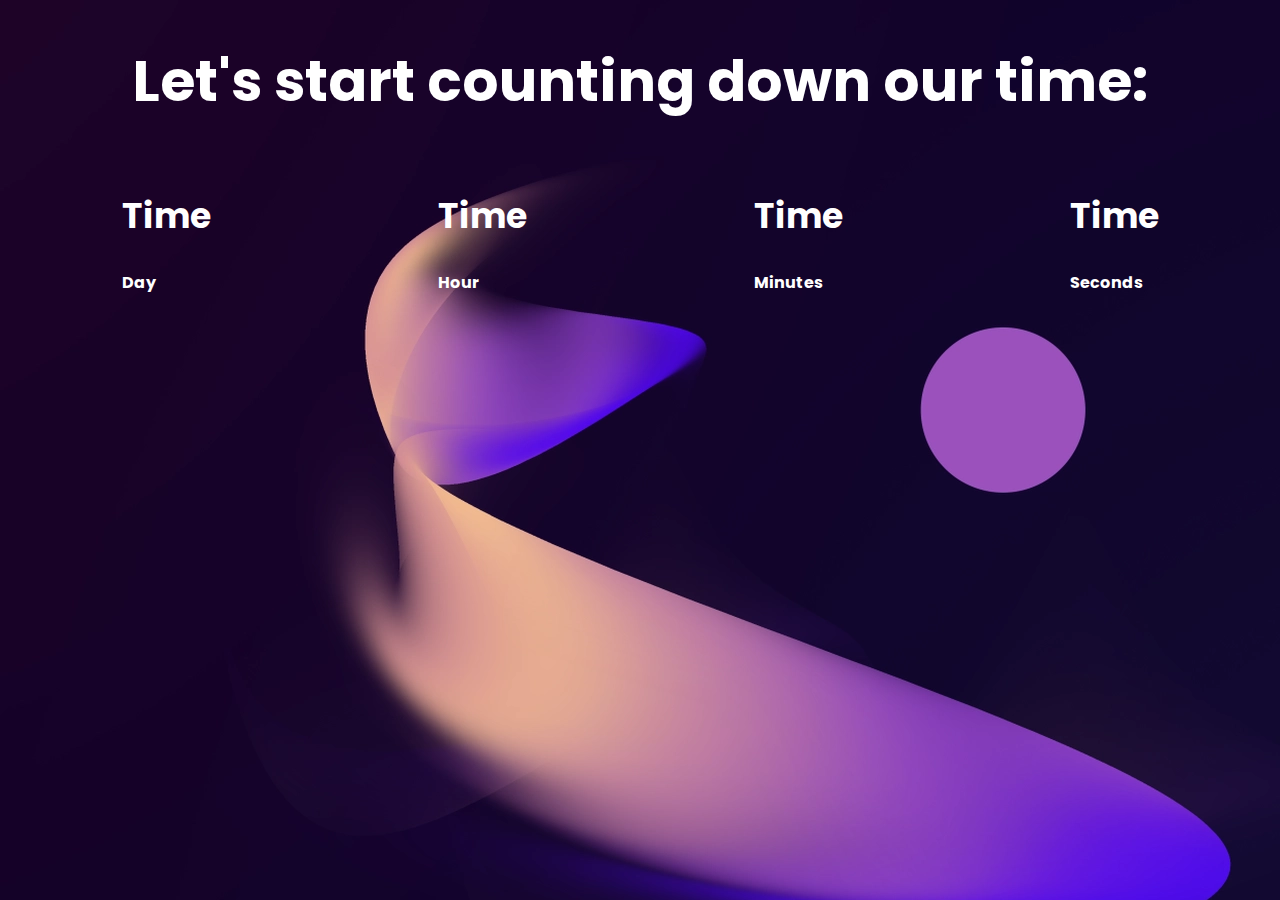
<file: index.html>
<!DOCTYPE html>
<html lang="en">
<head>
    <meta charset="UTF-8">
    <meta http-equiv="X-UA-Compatible" content="IE=edge">
    <meta name="viewport" content="width=device-width, initial-scale=1.0">
    <title>MINICOUNT</title>
    <link rel="stylesheet" href="style.css">
    <script src="countDown.js"></script>
    <link rel="preconnect" href="https://fonts.googleapis.com">
<link rel="preconnect" href="https://fonts.gstatic.com" crossorigin>
<link href="https://fonts.googleapis.com/css2?family=Alata&family=Archivo+Black&family=Be+Vietnam+Pro:wght@200;400&family=Darker+Grotesque:wght@300&family=Kodchasan&family=Lato:wght@300&family=Lexend+Deca:wght@300;600&family=Lexend+Tera:wght@100&family=Manrope:wght@500&family=Merriweather:wght@300&family=Mulish:wght@300&family=Niramit:wght@200;300&family=Outfit&family=Paytone+One&family=Poppins:wght@300;500&family=Prompt:wght@100&family=Raleway&family=Readex+Pro:wght@500&family=Roboto:wght@300;400&family=Spartan:wght@200;600&family=Work+Sans:wght@200;300&display=swap" rel="stylesheet">

</head>
<body>
    <section>
      <h1 id="head">Let's start counting down our time:</h1>
      <div id="count-down">
          <div id="container-day"> 
              <h2 id="day">Time</h2>
            <h2 style="font-size: 16px;">Day</h2>
        </div>
                  <div id="container-hour">
                      <h2 id="hour">Time</h2>
                          <h2 style="font-size: 16px;">Hour</h2>
                      </div>
                      <div id="container-minutes">
                          <h2 id="minute">Time</h2>
                          <h2 style="font-size: 16px;">Minutes</h2>
                      </div>
                      <div id="seconds">
                          <h2 id="second">Time</h2>
                          <h2 style="font-size: 16px;">Seconds</h2>
                      </div>

                  </div>
              </div>
          </div>

      </div>
      </section>
</body>
</html>
</file>
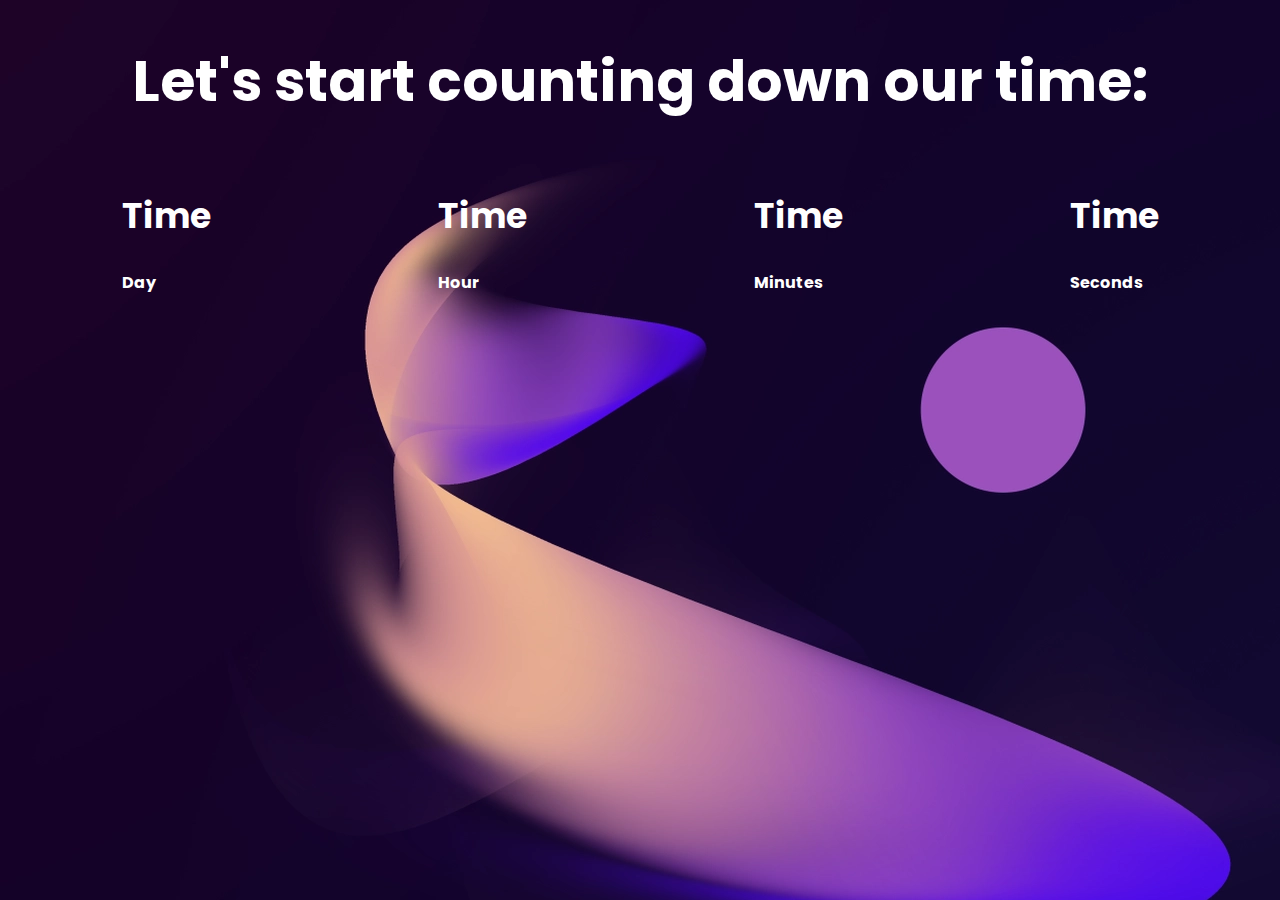
<file: index(3).html>
<!DOCTYPE html>
<html lang="en">
<head>
    <meta charset="UTF-8">
    <meta http-equiv="X-UA-Compatible" content="IE=edge">
    <meta name="viewport" content="width=device-width, initial-scale=1.0">
    <title>MINI COUNT</title>
    <link rel="stylesheet" href="style.css">
    <script src="countDown.js"></script>
    <link rel="preconnect" href="https://fonts.googleapis.com">
<link rel="preconnect" href="https://fonts.gstatic.com" crossorigin>
<link href="https://fonts.googleapis.com/css2?family=Alata&family=Archivo+Black&family=Be+Vietnam+Pro:wght@200;400&family=Darker+Grotesque:wght@300&family=Kodchasan&family=Lato:wght@300&family=Lexend+Deca:wght@300;600&family=Lexend+Tera:wght@100&family=Manrope:wght@500&family=Merriweather:wght@300&family=Mulish:wght@300&family=Niramit:wght@200;300&family=Outfit&family=Paytone+One&family=Poppins:wght@300;500&family=Prompt:wght@100&family=Raleway&family=Readex+Pro:wght@500&family=Roboto:wght@300;400&family=Spartan:wght@200;600&family=Work+Sans:wght@200;300&display=swap" rel="stylesheet">

</head>
<body>
    <section>
      <h1 id="head">Let's start counting down our time:</h1>
      <div id="count-down">
          <div id="container-day"> 
              <h2 id="day">Time</h2>
            <h2 style="font-size: 16px;">Day</h2>
        </div>
                  <div id="container-hour">
                      <h2 id="hour">Time</h2>
                          <h2 style="font-size: 16px;">Hour</h2>
                      </div>
                      <div id="container-minutes">
                          <h2 id="minute">Time</h2>
                          <h2 style="font-size: 16px;">Minutes</h2>
                      </div>
                      <div id="seconds">
                          <h2 id="second">Time</h2>
                          <h2 style="font-size: 16px;">Seconds</h2>
                      </div>

                  </div>
              </div>
          </div>

      </div>
      </section>
</body>
</html>
</file>
<file: style.css>
body{
    background-image: url("yup.webp");
}
#head {
    font-family: 'Poppins', sans-serif;
    color: white;
    font-size: 1.5cm; 
    text-align: center;
}
#count-down {
    
    color: white;
    justify-content: space-around;
   display: flex;
   font-family: 'Poppins', sans-serif;
   font-size: 23px;
    
}
</file>
